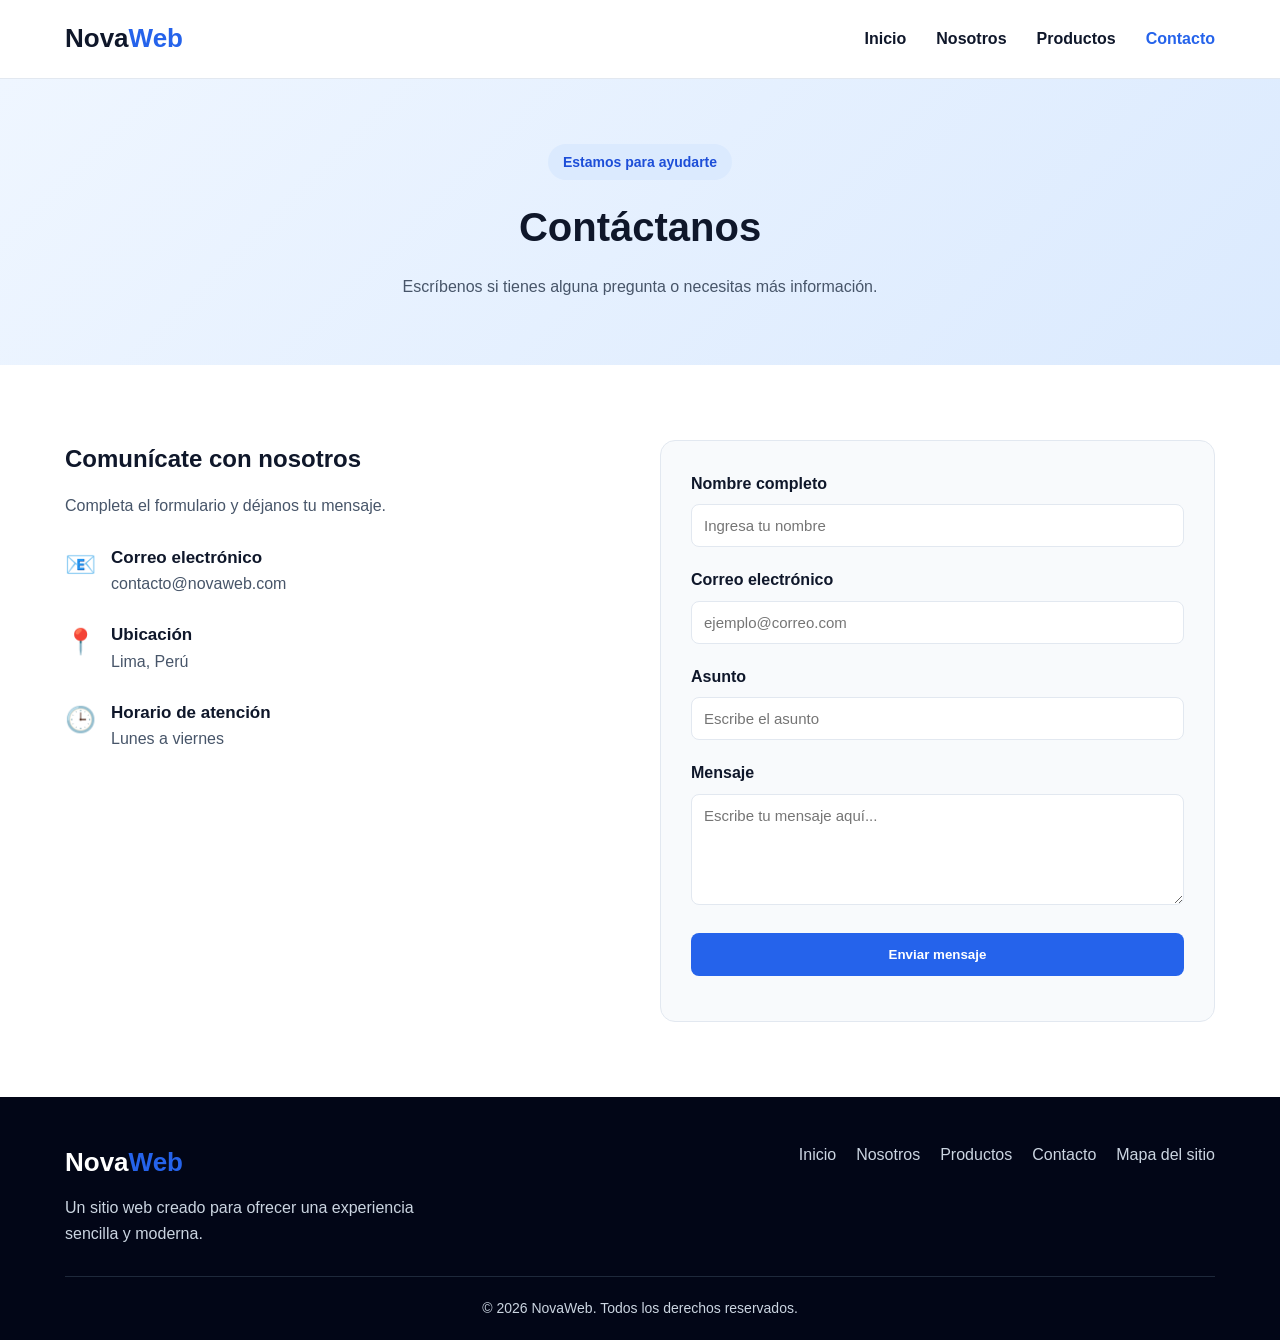
<file: contacto.html>
<!DOCTYPE html>
<html lang="es">
<head>
    <meta charset="UTF-8">
    <meta name="viewport" content="width=device-width, initial-scale=1.0">

    <title>Contacto | NovaWeb</title>
    <meta name="description" content="Comunícate con NovaWeb. Envíanos tus consultas y recibe información sobre nuestros productos.">
    <meta name="keywords" content="contacto, consultas, información, NovaWeb">
    <meta name="author" content="NovaWeb">

    <!-- Open Graph -->
    <meta property="og:title" content="Contacto | NovaWeb">
    <meta property="og:description" content="Comunícate con nosotros y envíanos tus consultas.">
    <meta property="og:image" content="https://placehold.co/1200x630/png">
    <meta property="og:url" content="https://tu-dominio.vercel.app/contacto.html">
    <meta property="og:type" content="website">
    <meta property="og:locale" content="es_PE">

    <link rel="stylesheet" href="css/styles.css">
</head>

<body>

    <header class="header">
        <div class="container navbar">
            <a href="index.html" class="logo">Nova<span>Web</span></a>

            <button class="menu-btn" id="menu-btn" aria-label="Abrir menú">
                ☰
            </button>

            <nav class="nav-links" id="nav-links">
                <a href="index.html">Inicio</a>
                <a href="nosotros.html">Nosotros</a>
                <a href="productos.html">Productos</a>
                <a href="contacto.html" class="active">Contacto</a>
            </nav>
        </div>
    </header>

    <main>
        <section class="page-hero">
            <div class="container">
                <span class="badge">Estamos para ayudarte</span>
                <h1>Contáctanos</h1>
                <p>Escríbenos si tienes alguna pregunta o necesitas más información.</p>
            </div>
        </section>

        <section class="section">
            <div class="container contact-grid">

                <div class="contact-info">
                    <h2>Comunícate con nosotros</h2>
                    <p>Completa el formulario y déjanos tu mensaje.</p>

                    <div class="contact-item">
                        <span>📧</span>
                        <div>
                            <h3>Correo electrónico</h3>
                            <p>contacto@novaweb.com</p>
                        </div>
                    </div>

                    <div class="contact-item">
                        <span>📍</span>
                        <div>
                            <h3>Ubicación</h3>
                            <p>Lima, Perú</p>
                        </div>
                    </div>

                    <div class="contact-item">
                        <span>🕒</span>
                        <div>
                            <h3>Horario de atención</h3>
                            <p>Lunes a viernes</p>
                        </div>
                    </div>
                </div>

                <form class="contact-form" id="contact-form">
                    <div class="form-group">
                        <label for="nombre">Nombre completo</label>
                        <input type="text" id="nombre" name="nombre" placeholder="Ingresa tu nombre" required>
                    </div>

                    <div class="form-group">
                        <label for="correo">Correo electrónico</label>
                        <input type="email" id="correo" name="correo" placeholder="ejemplo@correo.com" required>
                    </div>

                    <div class="form-group">
                        <label for="asunto">Asunto</label>
                        <input type="text" id="asunto" name="asunto" placeholder="Escribe el asunto" required>
                    </div>

                    <div class="form-group">
                        <label for="mensaje">Mensaje</label>
                        <textarea id="mensaje" name="mensaje" rows="5" placeholder="Escribe tu mensaje aquí..." required></textarea>
                    </div>

                    <button type="submit" class="btn btn-primary">Enviar mensaje</button>

                    <p id="form-message" class="form-message"></p>
                </form>

            </div>
        </section>
    </main>

    <footer class="footer">
        <div class="container footer-content">
            <div>
                <a href="index.html" class="logo footer-logo">Nova<span>Web</span></a>
                <p>Un sitio web creado para ofrecer una experiencia sencilla y moderna.</p>
            </div>

            <div class="footer-links">
                <a href="index.html">Inicio</a>
                <a href="nosotros.html">Nosotros</a>
                <a href="productos.html">Productos</a>
                <a href="contacto.html">Contacto</a>
                <a href="sitemap.html">Mapa del sitio</a>
            </div>
        </div>

        <div class="container copyright">
            <p>© 2026 NovaWeb. Todos los derechos reservados.</p>
        </div>
    </footer>

    <script src="js/script.js"></script>
</body>
</html>
</file>
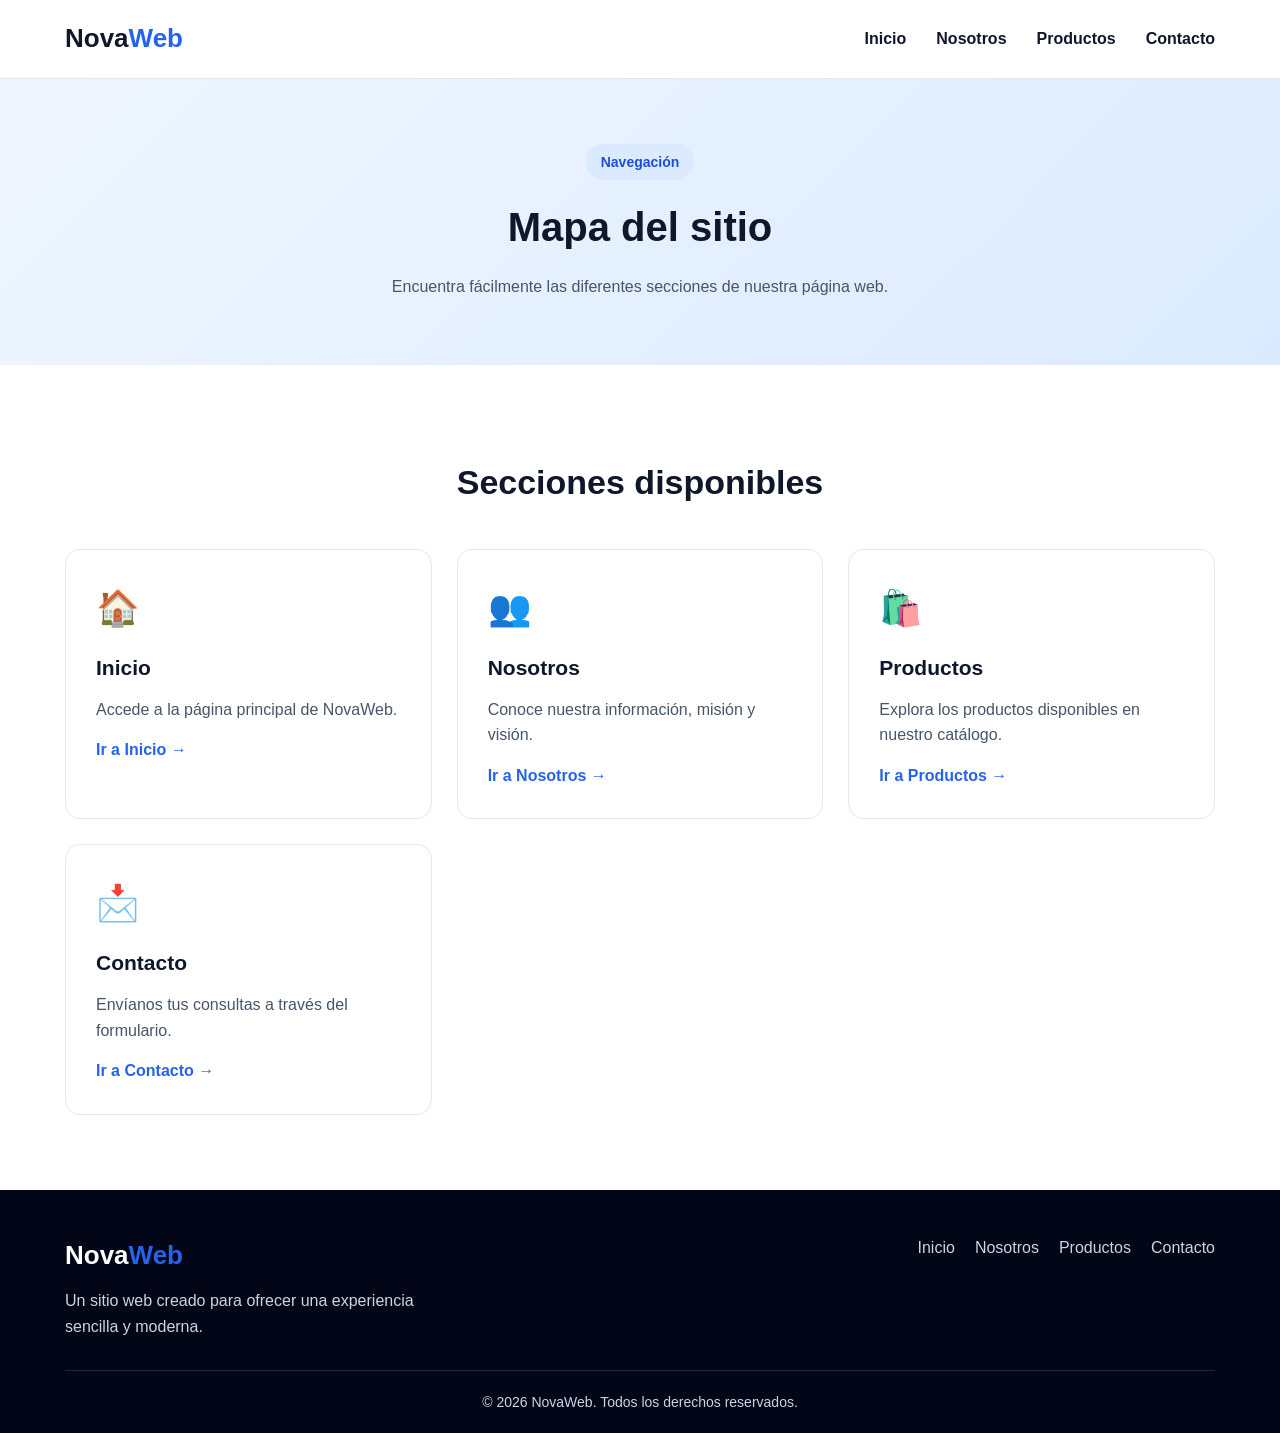
<file: sistemap.html>
<!DOCTYPE html>
<html lang="es">
<head>
    <meta charset="UTF-8">
    <meta name="viewport" content="width=device-width, initial-scale=1.0">

    <title>Mapa del sitio | NovaWeb</title>
    <meta name="description" content="Mapa de navegación de NovaWeb. Accede a todas las secciones de nuestro sitio web.">

    <link rel="stylesheet" href="css/styles.css">
</head>

<body>

    <header class="header">
        <div class="container navbar">
            <a href="index.html" class="logo">Nova<span>Web</span></a>

            <button class="menu-btn" id="menu-btn" aria-label="Abrir menú">
                ☰
            </button>

            <nav class="nav-links" id="nav-links">
                <a href="index.html">Inicio</a>
                <a href="nosotros.html">Nosotros</a>
                <a href="productos.html">Productos</a>
                <a href="contacto.html">Contacto</a>
            </nav>
        </div>
    </header>

    <main>
        <section class="page-hero">
            <div class="container">
                <span class="badge">Navegación</span>
                <h1>Mapa del sitio</h1>
                <p>Encuentra fácilmente las diferentes secciones de nuestra página web.</p>
            </div>
        </section>

        <section class="section">
            <div class="container">
                <div class="section-title">
                    <h2>Secciones disponibles</h2>
                </div>

                <div class="cards">
                    <article class="card">
                        <div class="card-icon">🏠</div>
                        <h3>Inicio</h3>
                        <p>Accede a la página principal de NovaWeb.</p>
                        <a href="index.html" class="card-link">Ir a Inicio →</a>
                    </article>

                    <article class="card">
                        <div class="card-icon">👥</div>
                        <h3>Nosotros</h3>
                        <p>Conoce nuestra información, misión y visión.</p>
                        <a href="nosotros.html" class="card-link">Ir a Nosotros →</a>
                    </article>

                    <article class="card">
                <div class="card-icon">🛍️</div>
                        <h3>Productos</h3>
                        <p>Explora los productos disponibles en nuestro catálogo.</p>
                        <a href="productos.html" class="card-link">Ir a Productos →</a>
                    </article>

                    <article class="card">
                        <div class="card-icon">📩</div>
                        <h3>Contacto</h3>
                        <p>Envíanos tus consultas a través del formulario.</p>
                        <a href="contacto.html" class="card-link">Ir a Contacto →</a>
                    </article>
                </div>
            </div>
        </section>
    </main>

    <footer class="footer">
        <div class="container footer-content">
            <div>
                <a href="index.html" class="logo footer-logo">Nova<span>Web</span></a>
                <p>Un sitio web creado para ofrecer una experiencia sencilla y moderna.</p>
            </div>

            <div class="footer-links">
                <a href="index.html">Inicio</a>
                <a href="nosotros.html">Nosotros</a>
                <a href="productos.html">Productos</a>
                <a href="contacto.html">Contacto</a>
            </div>
        </div>

        <div class="container copyright">
            <p>© 2026 NovaWeb. Todos los derechos reservados.</p>
        </div>
    </footer>

    <script src="js/script.js"></script>
</body>
</html>
</file>
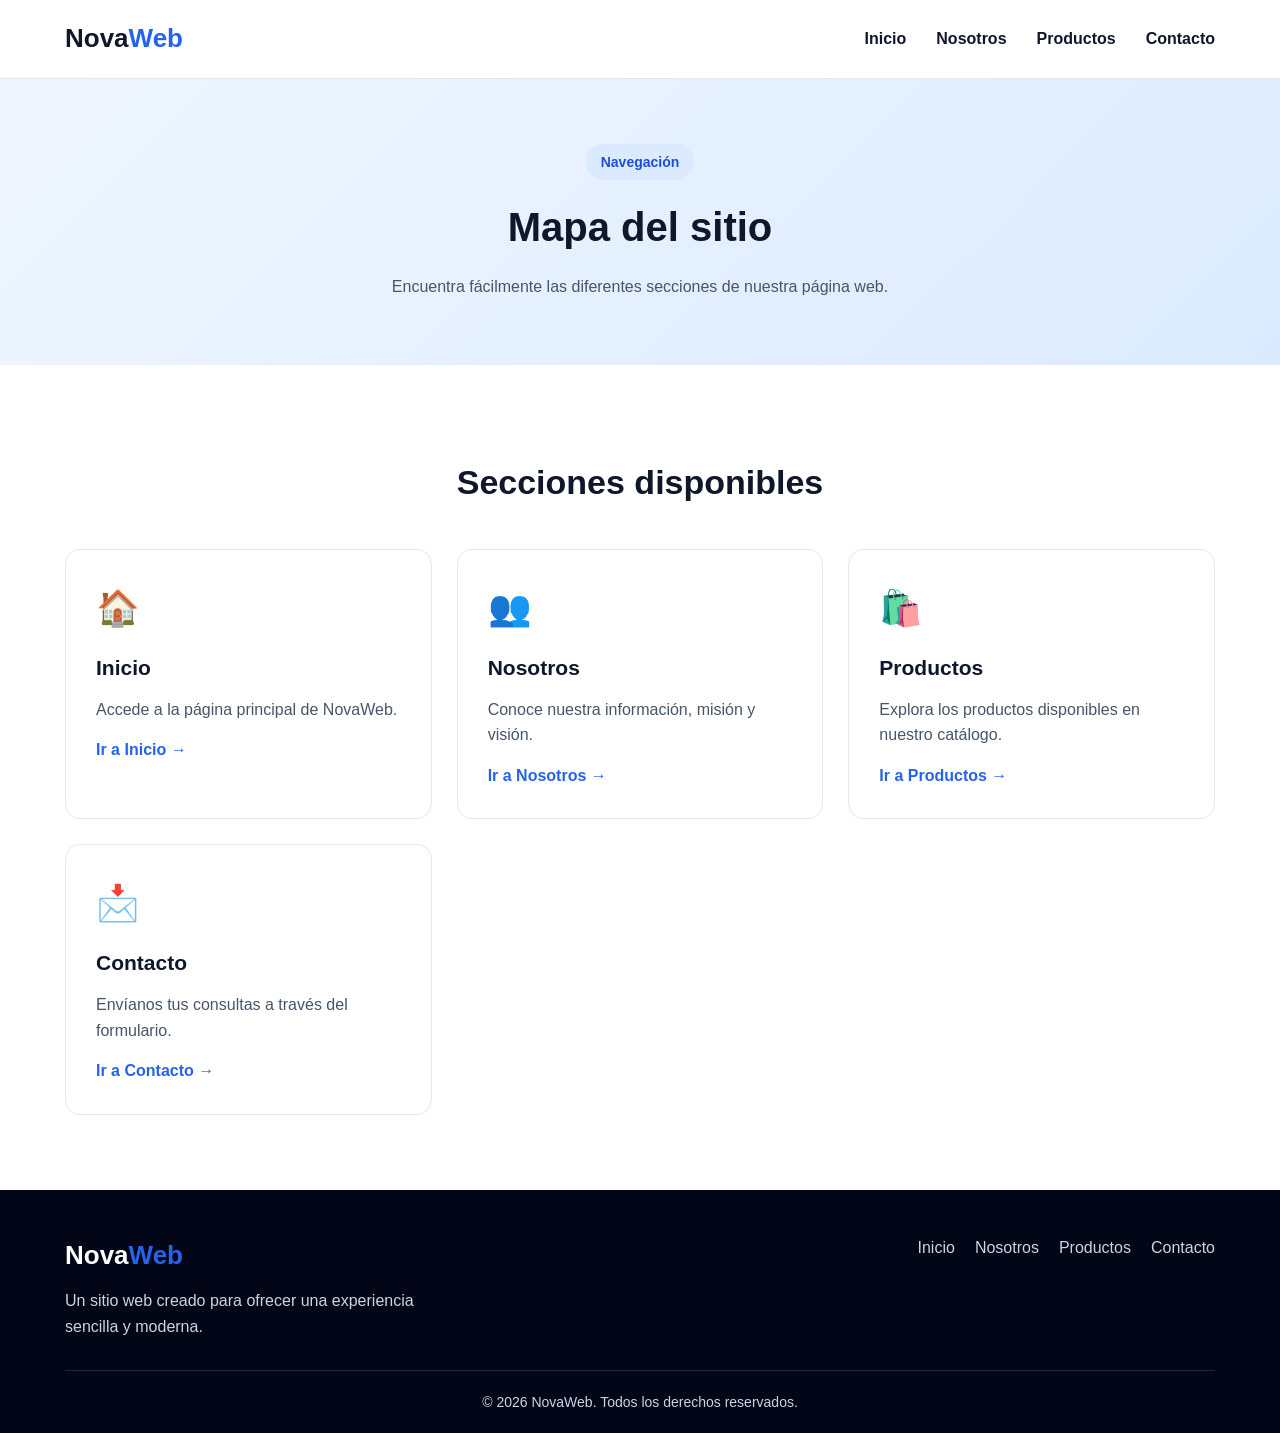
<file: sitemap.html>
<!DOCTYPE html>
<html lang="es">
<head>
    <meta charset="UTF-8">
    <meta name="viewport" content="width=device-width, initial-scale=1.0">

    <title>Mapa del sitio | NovaWeb</title>
    <meta name="description" content="Mapa de navegación de NovaWeb. Accede a todas las secciones de nuestro sitio web.">

    <link rel="stylesheet" href="css/styles.css">
</head>

<body>

    <header class="header">
        <div class="container navbar">
            <a href="index.html" class="logo">Nova<span>Web</span></a>

            <button class="menu-btn" id="menu-btn" aria-label="Abrir menú">
                ☰
            </button>

            <nav class="nav-links" id="nav-links">
                <a href="index.html">Inicio</a>
                <a href="nosotros.html">Nosotros</a>
                <a href="productos.html">Productos</a>
                <a href="contacto.html">Contacto</a>
            </nav>
        </div>
    </header>

    <main>
        <section class="page-hero">
            <div class="container">
                <span class="badge">Navegación</span>
                <h1>Mapa del sitio</h1>
                <p>Encuentra fácilmente las diferentes secciones de nuestra página web.</p>
            </div>
        </section>

        <section class="section">
            <div class="container">
                <div class="section-title">
                    <h2>Secciones disponibles</h2>
                </div>

                <div class="cards">
                    <article class="card">
                        <div class="card-icon">🏠</div>
                        <h3>Inicio</h3>
                        <p>Accede a la página principal de NovaWeb.</p>
                        <a href="index.html" class="card-link">Ir a Inicio →</a>
                    </article>

                    <article class="card">
                        <div class="card-icon">👥</div>
                        <h3>Nosotros</h3>
                        <p>Conoce nuestra información, misión y visión.</p>
                        <a href="nosotros.html" class="card-link">Ir a Nosotros →</a>
                    </article>

                    <article class="card">
                <div class="card-icon">🛍️</div>
                        <h3>Productos</h3>
                        <p>Explora los productos disponibles en nuestro catálogo.</p>
                        <a href="productos.html" class="card-link">Ir a Productos →</a>
                    </article>

                    <article class="card">
                        <div class="card-icon">📩</div>
                        <h3>Contacto</h3>
                        <p>Envíanos tus consultas a través del formulario.</p>
                        <a href="contacto.html" class="card-link">Ir a Contacto →</a>
                    </article>
                </div>
            </div>
        </section>
    </main>

    <footer class="footer">
        <div class="container footer-content">
            <div>
                <a href="index.html" class="logo footer-logo">Nova<span>Web</span></a>
                <p>Un sitio web creado para ofrecer una experiencia sencilla y moderna.</p>
            </div>

            <div class="footer-links">
                <a href="index.html">Inicio</a>
                <a href="nosotros.html">Nosotros</a>
                <a href="productos.html">Productos</a>
                <a href="contacto.html">Contacto</a>
            </div>
        </div>

        <div class="container copyright">
            <p>© 2026 NovaWeb. Todos los derechos reservados.</p>
        </div>
    </footer>

    <script src="js/script.js"></script>
</body>
</html>
</file>
<file: css/styles.css>
/* =========================
   CONFIGURACIÓN GENERAL
========================= */

* {
    margin: 0;
    padding: 0;
    box-sizing: border-box;
}

:root {
    --primary: #2563eb;
    --primary-dark: #1d4ed8;
    --dark: #0f172a;
    --text: #475569;
    --light: #f8fafc;
    --white: #ffffff;
    --border: #e2e8f0;
}

html {
    scroll-behavior: smooth;
}

body {
    font-family: Arial, Helvetica, sans-serif;
    background-color: var(--white);
    color: var(--text);
    line-height: 1.6;
}

img {
    max-width: 100%;
    display: block;
}

a {
    text-decoration: none;
}

.container {
    width: 90%;
    max-width: 1150px;
    margin: auto;
}

/* =========================
   HEADER Y NAVBAR
========================= */

.header {
    background-color: var(--white);
    border-bottom: 1px solid var(--border);
    position: sticky;
    top: 0;
    z-index: 1000;
}

.navbar {
    display: flex;
    justify-content: space-between;
    align-items: center;
    padding: 18px 0;
}

.logo {
    font-size: 26px;
    font-weight: bold;
    color: var(--dark);
}

.logo span {
    color: var(--primary);
}

.nav-links {
    display: flex;
    gap: 30px;
    align-items: center;
}

.nav-links a {
    color: var(--dark);
    font-weight: 600;
    transition: 0.3s;
}

.nav-links a:hover,
.nav-links a.active {
    color: var(--primary);
}

.menu-btn {
    display: none;
    background: none;
    border: none;
    font-size: 27px;
    cursor: pointer;
    color: var(--dark);
}

/* =========================
   BOTONES
========================= */

.btn {
    display: inline-block;
    padding: 12px 24px;
    border-radius: 8px;
    font-weight: bold;
    cursor: pointer;
    transition: 0.3s;
    border: 2px solid transparent;
}

.btn-primary {
    background-color: var(--primary);
    color: var(--white);
}

.btn-primary:hover {
    background-color: var(--primary-dark);
    transform: translateY(-2px);
}

.btn-outline {
    border-color: var(--primary);
    color: var(--primary);
    background-color: transparent;
}

.btn-outline:hover {
    background-color: var(--primary);
    color: var(--white);
}

/* =========================
   HERO PRINCIPAL
========================= */

.hero {
    padding: 80px 0;
    background: linear-gradient(135deg, #eff6ff, #ffffff);
}

.hero-content {
    display: grid;
    grid-template-columns: 1fr 1fr;
    gap: 50px;
    align-items: center;
}

.hero-text h1 {
    font-size: 48px;
    color: var(--dark);
    line-height: 1.15;
    margin: 20px 0;
}

.hero-text p {
    margin-bottom: 25px;
    font-size: 17px;
}

.badge {
    display: inline-block;
    background-color: #dbeafe;
    color: var(--primary-dark);
    padding: 7px 15px;
    border-radius: 50px;
    font-size: 14px;
    font-weight: bold;
}

.hero-buttons {
    display: flex;
    gap: 15px;
    flex-wrap: wrap;
}

.hero-image img {
    width: 100%;
    height: 380px;
    object-fit: cover;
    border-radius: 20px;
    box-shadow: 0 15px 35px rgba(15, 23, 42, 0.15);
}

/* =========================
   SECCIONES
========================= */

.section {
    padding: 75px 0;
}

.section-light {
    background-color: var(--light);
}

.section-title {
    text-align: center;
    margin-bottom: 40px;
}

.section-title h2 {
    font-size: 34px;
    color: var(--dark);
    margin: 15px 0;
}

.section-title p {
    color: var(--text);
}

/* =========================
   TARJETAS
========================= */

.cards {
    display: grid;
    grid-template-columns: repeat(3, 1fr);
    gap: 25px;
}

.card {
    background-color: var(--white);
    padding: 30px;
    border: 1px solid var(--border);
    border-radius: 15px;
    transition: 0.3s;
}

.card:hover {
    transform: translateY(-6px);
    box-shadow: 0 12px 25px rgba(15, 23, 42, 0.08);
}

.card-icon {
    font-size: 35px;
    margin-bottom: 15px;
}

.card h3 {
    color: var(--dark);
    margin-bottom: 12px;
    font-size: 21px;
}

.card p {
    margin-bottom: 15px;
}

.card-link {
    color: var(--primary);
    font-weight: bold;
}

/* =========================
   PAGE HERO
========================= */

.page-hero {
    background: linear-gradient(135deg, #eff6ff, #dbeafe);
    padding: 65px 0;
    text-align: center;
}

.page-hero h1 {
    color: var(--dark);
    font-size: 40px;
    margin: 15px 0;
}

.page-hero p {
    max-width: 650px;
    margin: auto;
}

/* =========================
   NOSOTROS
========================= */

.about-grid {
    display: grid;
    grid-template-columns: 1fr 1fr;
    gap: 45px;
    align-items: center;
}

.about-image img {
    width: 100%;
    height: 380px;
    object-fit: cover;
    border-radius: 15px;
}

.about-text h2 {
    color: var(--dark);
    font-size: 32px;
    margin-bottom: 20px;
}

.about-text p {
    margin-bottom: 15px;
}

/* =========================
   PRODUCTOS
========================= */

.product-cards {
    grid-template-columns: repeat(4, 1fr);
}

.product-card {
    padding: 0;
    overflow: hidden;
}

.product-card img {
    width: 100%;
    height: 220px;
    object-fit: cover;
}

.product-info {
    padding: 20px;
}

.product-category {
    color: var(--primary);
    font-size: 13px;
    font-weight: bold;
}

.product-info h3 {
    margin: 8px 0;
}

.product-info p {
    font-size: 14px;
}

.price {
    display: block;
    margin-top: 15px;
    font-size: 20px;
    font-weight: bold;
    color: var(--primary);
}

/* =========================
   CONTACTO
========================= */

.contact-grid {
    display: grid;
    grid-template-columns: 1fr 1fr;
    gap: 40px;
}

.contact-info h2 {
    color: var(--dark);
    margin-bottom: 15px;
}

.contact-info > p {
    margin-bottom: 25px;
}

.contact-item {
    display: flex;
    gap: 15px;
    margin-bottom: 25px;
    align-items: flex-start;
}

.contact-item > span {
    font-size: 25px;
}

.contact-item h3 {
    color: var(--dark);
    font-size: 17px;
}

.contact-form {
    padding: 30px;
    border: 1px solid var(--border);
    border-radius: 15px;
    background-color: var(--light);
}

.form-group {
    margin-bottom: 20px;
}

.form-group label {
    display: block;
    color: var(--dark);
    font-weight: bold;
    margin-bottom: 8px;
}

.form-group input,
.form-group textarea {
    width: 100%;
    padding: 12px;
    border: 1px solid var(--border);
    border-radius: 8px;
    font-family: inherit;
    font-size: 15px;
    outline: none;
}

.form-group input:focus,
.form-group textarea:focus {
    border-color: var(--primary);
}

.form-group textarea {
    resize: vertical;
}

.contact-form button {
    width: 100%;
}

.form-message {
    margin-top: 15px;
    font-weight: bold;
}

/* =========================
   CTA
========================= */

.cta {
    padding: 65px 0;
    text-align: center;
    background-color: var(--dark);
    color: var(--white);
}

.cta h2 {
    font-size: 32px;
    margin-bottom: 10px;
}

.cta p {
    margin-bottom: 25px;
    color: #cbd5e1;
}

/* =========================
   FOOTER
========================= */

.footer {
    background-color: #020617;
    color: #cbd5e1;
    padding: 45px 0 20px;
}

.footer-content {
    display: flex;
    justify-content: space-between;
    gap: 35px;
    padding-bottom: 30px;
}

.footer-logo {
    color: var(--white);
}

.footer-content p {
    margin-top: 12px;
    max-width: 350px;
}

.footer-links {
    display: flex;
    gap: 20px;
    flex-wrap: wrap;
}

.footer-links a {
    color: #cbd5e1;
}

.footer-links a:hover {
    color: var(--white);
}

.copyright {
    border-top: 1px solid #1e293b;
    text-align: center;
    padding-top: 20px;
    font-size: 14px;
}

/* =========================
   RESPONSIVE
========================= */

@media (max-width: 900px) {

    .hero-content,
    .about-grid,
    .contact-grid {
        grid-template-columns: 1fr;
    }

    .product-cards {
        grid-template-columns: repeat(2, 1fr);
    }

    .hero-text h1 {
        font-size: 38px;
    }

    .cards {
        grid-template-columns: repeat(2, 1fr);
    }

}

@media (max-width: 650px) {

    .menu-btn {
        display: block;
    }

    .navbar {
        flex-wrap: wrap;
    }

    .nav-links {
        display: none;
        width: 100%;
        flex-direction: column;
        align-items: flex-start;
        gap: 15px;
        padding-top: 20px;
    }

    .nav-links.show {
        display: flex;
    }

    .hero {
        padding: 45px 0;
    }

    .hero-text h1 {
        font-size: 32px;
    }

    .hero-image img {
        height: 260px;
    }

    .section {
        padding: 50px 0;
    }

    .section-title h2 {
        font-size: 27px;
    }

    .page-hero h1 {
        font-size: 30px;
    }

    .cards,
    .product-cards {
        grid-template-columns: 1fr;
    }

    .footer-content {
        flex-direction: column;
    }

    .footer-links {
        flex-direction: column;
        gap: 12px;
    }

    .contact-form {
        padding: 20px;
    }

}
</file>
